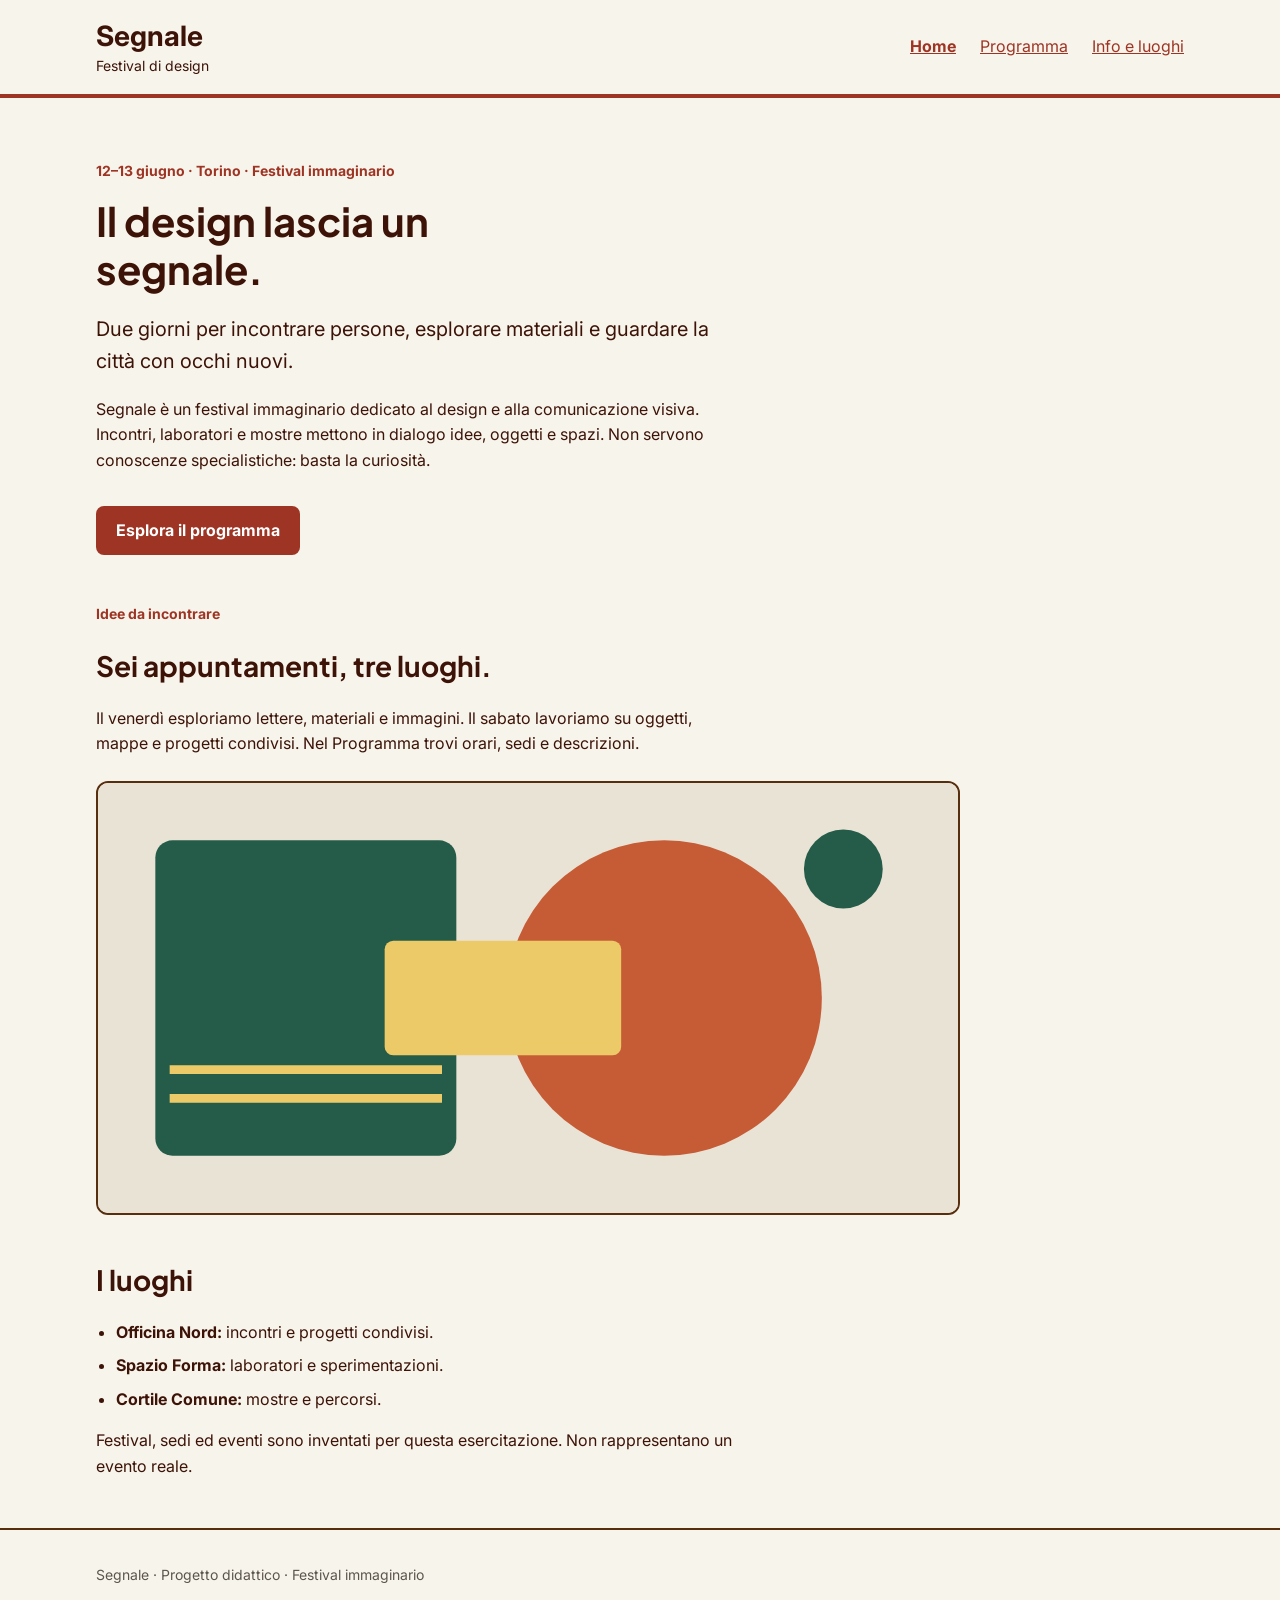
<file: index.html>
<!doctype html>
<html lang="it">
<head>
  <meta charset="utf-8">
  <meta name="viewport" content="width=device-width, initial-scale=1">
  <title>Segnale — Festival di design</title>
  
  <!-- Collegamenti a Google Fonts (Plus Jakarta Sans e Inter) -->
  <link rel="preconnect" href="https://fonts.googleapis.com">
  <link rel="preconnect" href="https://fonts.gstatic.com" crossorigin>
  <link href="https://fonts.googleapis.com/css2?family=Inter:wght@400;500;700&family=Plus+Jakarta+Sans:wght@600;700&display=swap" rel="stylesheet">

  <link rel="stylesheet" href="style.css">
</head>
<body>
  <a class="skip-link" href="#contenuto">Vai al contenuto</a>
  <header class="site-header">
    <div class="container">
      <a class="brand" href="index.html">Segnale<span>Festival di design</span></a>
      <nav aria-label="Navigazione principale">
        <a href="index.html" aria-current="page">Home</a>
        <a href="programma.html">Programma</a>
        <a href="info.html">Info e luoghi</a>
      </nav>
    </div>
  </header>

  <main id="contenuto" class="container">
    <section class="intro" aria-labelledby="titolo-home">
      <p class="eyebrow">12–13 giugno · Torino · Festival immaginario</p>
      <h1 id="titolo-home">Il design lascia un segnale.</h1>
      <p class="lead">Due giorni per incontrare persone, esplorare materiali e guardare la città con occhi nuovi.</p>
      <p class="reading-text">Segnale è un festival immaginario dedicato al design e alla comunicazione visiva. Incontri, laboratori e mostre mettono in dialogo idee, oggetti e spazi. Non servono conoscenze specialistiche: basta la curiosità.</p>
      <a class="button-link" href="programma.html">Esplora il programma</a>
    </section>

    <section class="content-section" aria-labelledby="titolo-festival">
      <p class="eyebrow">Idee da incontrare</p>
      <h2 id="titolo-festival">Sei appuntamenti, tre luoghi.</h2>
      <p class="reading-text">Il venerdì esploriamo lettere, materiali e immagini. Il sabato lavoriamo su oggetti, mappe e progetti condivisi. Nel Programma trovi orari, sedi e descrizioni.</p>
      <img class="festival-image" src="assets/festival.svg" alt="Composizione geometrica di cerchi e rettangoli nei colori del festival" width="1200" height="600">
    </section>

    <section class="content-section" aria-labelledby="titolo-luoghi">
      <h2 id="titolo-luoghi">I luoghi</h2>
      <ul class="venues">
        <li><strong>Officina Nord:</strong> incontri e progetti condivisi.</li>
        <li><strong>Spazio Forma:</strong> laboratori e sperimentazioni.</li>
        <li><strong>Cortile Comune:</strong> mostre e percorsi.</li>
      </ul>
      <p class="reading-text">Festival, sedi ed eventi sono inventati per questa esercitazione. Non rappresentano un evento reale.</p>
    </section>
  </main>

  <footer class="site-footer"><div class="container"><p>Segnale · Progetto didattico · Festival immaginario</p></div></footer>
</body>
</html>
</file>
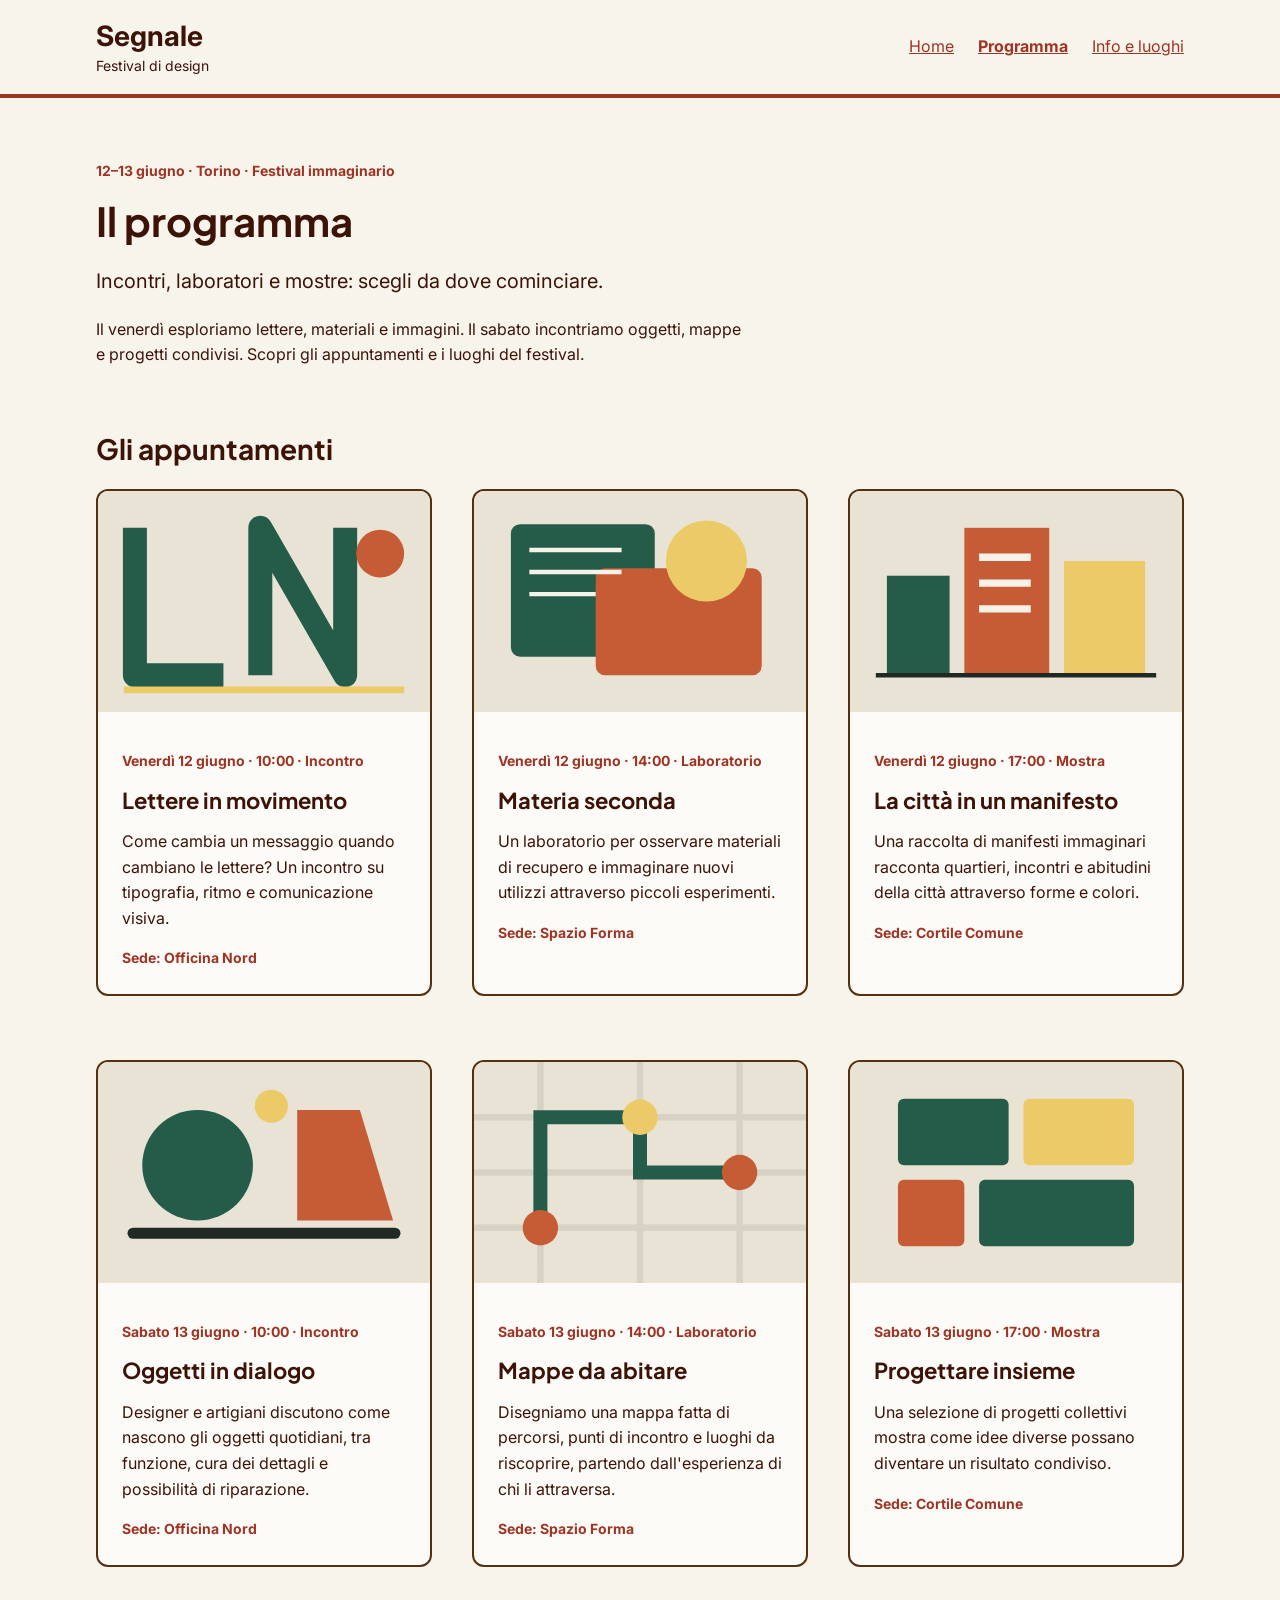
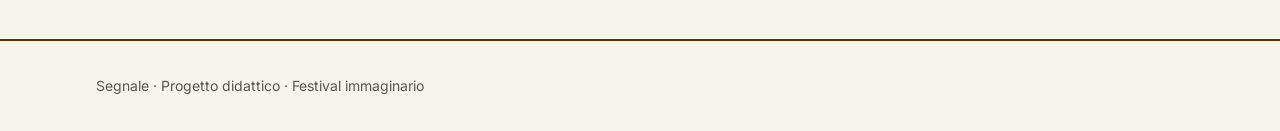
<file: programma.html>
<!doctype html>
<html lang="it">
<head>
  <meta charset="utf-8">
  <meta name="viewport" content="width=device-width, initial-scale=1">
  <title>Programma — Segnale</title>
  
  <!-- Collegamenti a Google Fonts (Plus Jakarta Sans e Inter) -->
  <link rel="preconnect" href="https://fonts.googleapis.com">
  <link rel="preconnect" href="https://fonts.gstatic.com" crossorigin>
  <link href="https://fonts.googleapis.com/css2?family=Inter:wght@400;500;700&family=Plus+Jakarta+Sans:wght@600;700&display=swap" rel="stylesheet">

  <link rel="stylesheet" href="style.css">
</head>
<body>
  <a class="skip-link" href="#contenuto">Vai al contenuto</a>
  <header class="site-header">
    <div class="container">
      <a class="brand" href="index.html">Segnale<span>Festival di design</span></a>
      <nav aria-label="Navigazione principale">
        <a href="index.html">Home</a>
        <a href="programma.html" aria-current="page">Programma</a>
        <a href="info.html">Info e luoghi</a>
      </nav>
    </div>
  </header>

  <main id="contenuto" class="container">
    <section class="intro" aria-labelledby="titolo-programma">
      <p class="eyebrow">12–13 giugno · Torino · Festival immaginario</p>
      <h1 id="titolo-programma">Il programma</h1>
      <p class="lead">Incontri, laboratori e mostre: scegli da dove cominciare.</p>
      <p class="reading-text">Il venerdì esploriamo lettere, materiali e immagini. Il sabato incontriamo oggetti, mappe e progetti condivisi. Scopri gli appuntamenti e i luoghi del festival.</p>
    </section>

    <section class="content-section" aria-labelledby="titolo-eventi">
      <h2 id="titolo-eventi">Gli appuntamenti</h2>
      <div class="event-grid">
        <article class="event-card">
          <img src="assets/lettere-in-movimento.svg" alt="Lettere geometriche disposte su una griglia" width="900" height="600">
          <div class="event-body">
            <p class="event-meta">Venerdì 12 giugno · 10:00 · Incontro</p>
            <h3>Lettere in movimento</h3>
            <p>Come cambia un messaggio quando cambiano le lettere? Un incontro su tipografia, ritmo e comunicazione visiva.</p>
            <p class="event-place"><strong>Sede:</strong> Officina Nord</p>
          </div>
        </article>
        <article class="event-card">
          <img src="assets/materia-seconda.svg" alt="Forme sovrapposte che richiamano campioni di materiali" width="900" height="600">
          <div class="event-body">
            <p class="event-meta">Venerdì 12 giugno · 14:00 · Laboratorio</p>
            <h3>Materia seconda</h3>
            <p>Un laboratorio per osservare materiali di recupero e immaginare nuovi utilizzi attraverso piccoli esperimenti.</p>
            <p class="event-place"><strong>Sede:</strong> Spazio Forma</p>
          </div>
        </article>
        <article class="event-card">
          <img src="assets/citta-manifesto.svg" alt="Rettangoli colorati compongono una città astratta." width="900" height="600">
          <div class="event-body">
            <p class="event-meta">Venerdì 12 giugno · 17:00 · Mostra</p>
            <h3>La città in un manifesto</h3>
            <p>Una raccolta di manifesti immaginari racconta quartieri, incontri e abitudini della città attraverso forme e colori.</p>
            <p class="event-place"><strong>Sede:</strong> Cortile Comune</p>
          </div>
        </article>
        <article class="event-card">
          <img src="assets/oggetti-dialogo.svg" alt="Due forme geometriche si fronteggiano sopra una linea comune." width="900" height="600">
          <div class="event-body">
            <p class="event-meta">Sabato 13 giugno · 10:00 · Incontro</p>
            <h3>Oggetti in dialogo</h3>
            <p>Designer e artigiani discutono come nascono gli oggetti quotidiani, tra funzione, cura dei dettagli e possibilità di riparazione.</p>
            <p class="event-place"><strong>Sede:</strong> Officina Nord</p>
          </div>
        </article>
        <article class="event-card">
          <img src="assets/mappe-abitare.svg" alt="Un percorso collega tre punti su una mappa geometrica." width="900" height="600">
          <div class="event-body">
            <p class="event-meta">Sabato 13 giugno · 14:00 · Laboratorio</p>
            <h3>Mappe da abitare</h3>
            <p>Disegniamo una mappa fatta di percorsi, punti di incontro e luoghi da riscoprire, partendo dall'esperienza di chi li attraversa.</p>
            <p class="event-place"><strong>Sede:</strong> Spazio Forma</p>
          </div>
        </article>
        <article class="event-card">
          <img src="assets/progettare-insieme.svg" alt="Moduli di colori diversi si incastrano in una composizione comune." width="900" height="600">
          <div class="event-body">
            <p class="event-meta">Sabato 13 giugno · 17:00 · Mostra</p>
            <h3>Progettare insieme</h3>
            <p>Una selezione di progetti collettivi mostra come idee diverse possano diventare un risultato condiviso.</p>
            <p class="event-place"><strong>Sede:</strong> Cortile Comune</p>
          </div>
        </article>
      </div>
    </section>
  </main>

  <footer class="site-footer"><div class="container"><p>Segnale · Progetto didattico · Festival immaginario</p></div></footer>
</body>
</html>
</file>
<file: style.css>
/* Stile iniziale: tipografia, colori e variabili CSS aggiornati */
:root {
  --colore-primario: #9e3424;
  --colore-primario-scuro: #6e2217;
  --colore-sfondo: #F7F4EB; /* Sfondo carta naturale del sito */
  --colore-sfondo-card: #FCFBF7; /* Carta leggermente più chiara per le card */
  --colore-sfondo-secondario: #E8E1D3;
  --colore-testo: #3d1308; /* Marrone caldo molto scuro per i testi */
  --colore-bordo: #582f0e; /* Marrone caldo per i bordi */
  --font-testo: 'Inter', Helvetica, sans-serif;
  --font-titoli: 'Plus Jakarta Sans', Arial, sans-serif;
}

*,
*::before,
*::after {
  box-sizing: border-box;
}

body {
  margin: 0;
  background: var(--colore-sfondo);
  color: var(--colore-testo);
  font-family: var(--font-testo);
  font-size: 1rem;
  line-height: 1.6;
}

a {
  color: var(--colore-primario);
}

a:hover {
  text-decoration-thickness: 3px;
}

a:focus-visible {
  outline: 3px solid var(--colore-testo);
  outline-offset: 4px;
}

.container {
  width: 92%;
  max-width: 68rem;
  margin: 0 auto;
}

/* Intestazione sticky e layout flessibile per brand e menu (sotto i 600px) */
.site-header {
  padding: 1.25rem 0;
  border-bottom: 4px solid var(--colore-primario);
  position: sticky;
  top: 0;
  background-color: var(--colore-sfondo);
  z-index: 1000;
}

.site-header .container {
  display: flex;
  flex-direction: column;
  align-items: flex-start;
  gap: 0.75rem;
}

.brand {
  display: inline-block;
  color: var(--colore-testo);
  font-size: 1.75rem;
  font-weight: bold;
  line-height: 1.2;
  text-decoration: none;
}

.brand span {
  display: block;
  margin-top: 0.25rem;
  font-size: 0.875rem;
  font-weight: normal;
}

/* Menu di base (sotto i 600px): in colonna */
nav {
  margin-top: 0;
  display: flex;
  flex-direction: column;
  gap: 0.5rem;
}

nav a {
  display: inline-block;
  padding: 0.25rem 0;
}

nav a[aria-current="page"] {
  font-weight: bold;
}

.intro {
  padding: 3rem 0 1rem;
}

/* Testi 'eyebrow', 'event-meta' e 'event-place' impostati in rosso */
.eyebrow,
.event-meta,
.event-place {
  color: var(--colore-primario);
  font-size: 0.875rem;
  font-weight: bold;
}

h1,
h2,
h3 {
  font-family: var(--font-titoli);
  line-height: 1.2;
}

h1 {
  max-width: 18ch;
  margin: 0.75rem 0 1.25rem;
  font-size: 2.5rem;
}

h2 {
  font-size: 1.75rem;
}

h3 {
  margin: 0.5rem 0 0.75rem;
  font-size: 1.375rem;
}

.lead {
  max-width: 48ch;
  font-size: 1.25rem;
}

.reading-text {
  max-width: 65ch;
}

.button-link {
  display: inline-block;
  margin-top: 1rem;
  padding: 0.75rem 1.25rem;
  border-radius: 0.5rem;
  background: var(--colore-primario);
  color: #ffffff;
  font-weight: bold;
  text-decoration: none;
}

.button-link:hover {
  background: var(--colore-primario-scuro);
}

.content-section {
  margin: 2rem 0 3rem;
}

.festival-image {
  display: block;
  width: 100%;
  max-width: 54rem;
  height: auto;
  margin-top: 1.5rem;
  border: 2px solid var(--colore-bordo);
  border-radius: 0.75rem;
  background: var(--colore-sfondo-card);
}

.venues {
  padding-left: 1.25rem;
}

.venues li {
  margin-bottom: 0.5rem;
}

.event-grid {
  display: grid;
  grid-template-columns: 1fr;
  gap: 2.5rem;
}

.event-card {
  margin-bottom: 1.5rem;
  overflow: hidden;
  border: 2px solid var(--colore-bordo);
  border-radius: 0.75rem;
  background: var(--colore-sfondo-card);
}

.event-card img {
  display: block;
  width: 100%;
  height: auto;
}

.event-body {
  padding: 1.50rem;
}

.event-body p:last-child {
  margin-bottom: 0;
}

.site-footer {
  padding: 1.25rem 0;
  border-top: 2px solid var(--colore-bordo);
  color: #5C554E;
  font-size: 0.875rem;
}

.skip-link {
  position: absolute;
  top: -6rem;
  left: 1rem;
  padding: 0.75rem 1rem;
  background: #ffffff;
  color: var(--colore-testo);
}

.skip-link:focus {
  top: 1rem;
}

/* Da 600px in su: brand a sinistra e menu in riga a destra sulla stessa linea */
@media (min-width: 600px) {
  .site-header .container {
    flex-direction: row;
    justify-content: space-between;
    align-items: center;
  }

  nav {
    flex-direction: row;
    align-items: center;
    gap: 1.5rem;
    margin-top: 0;
  }

  nav a {
    margin-right: 0;
  }

  .event-grid {
    grid-template-columns: repeat(2, minmax(0, 1fr));
  }
}

@media (min-width: 1024px) {
  .event-grid {
    grid-template-columns: repeat(3, minmax(0, 1fr));
  }
}
</file>
